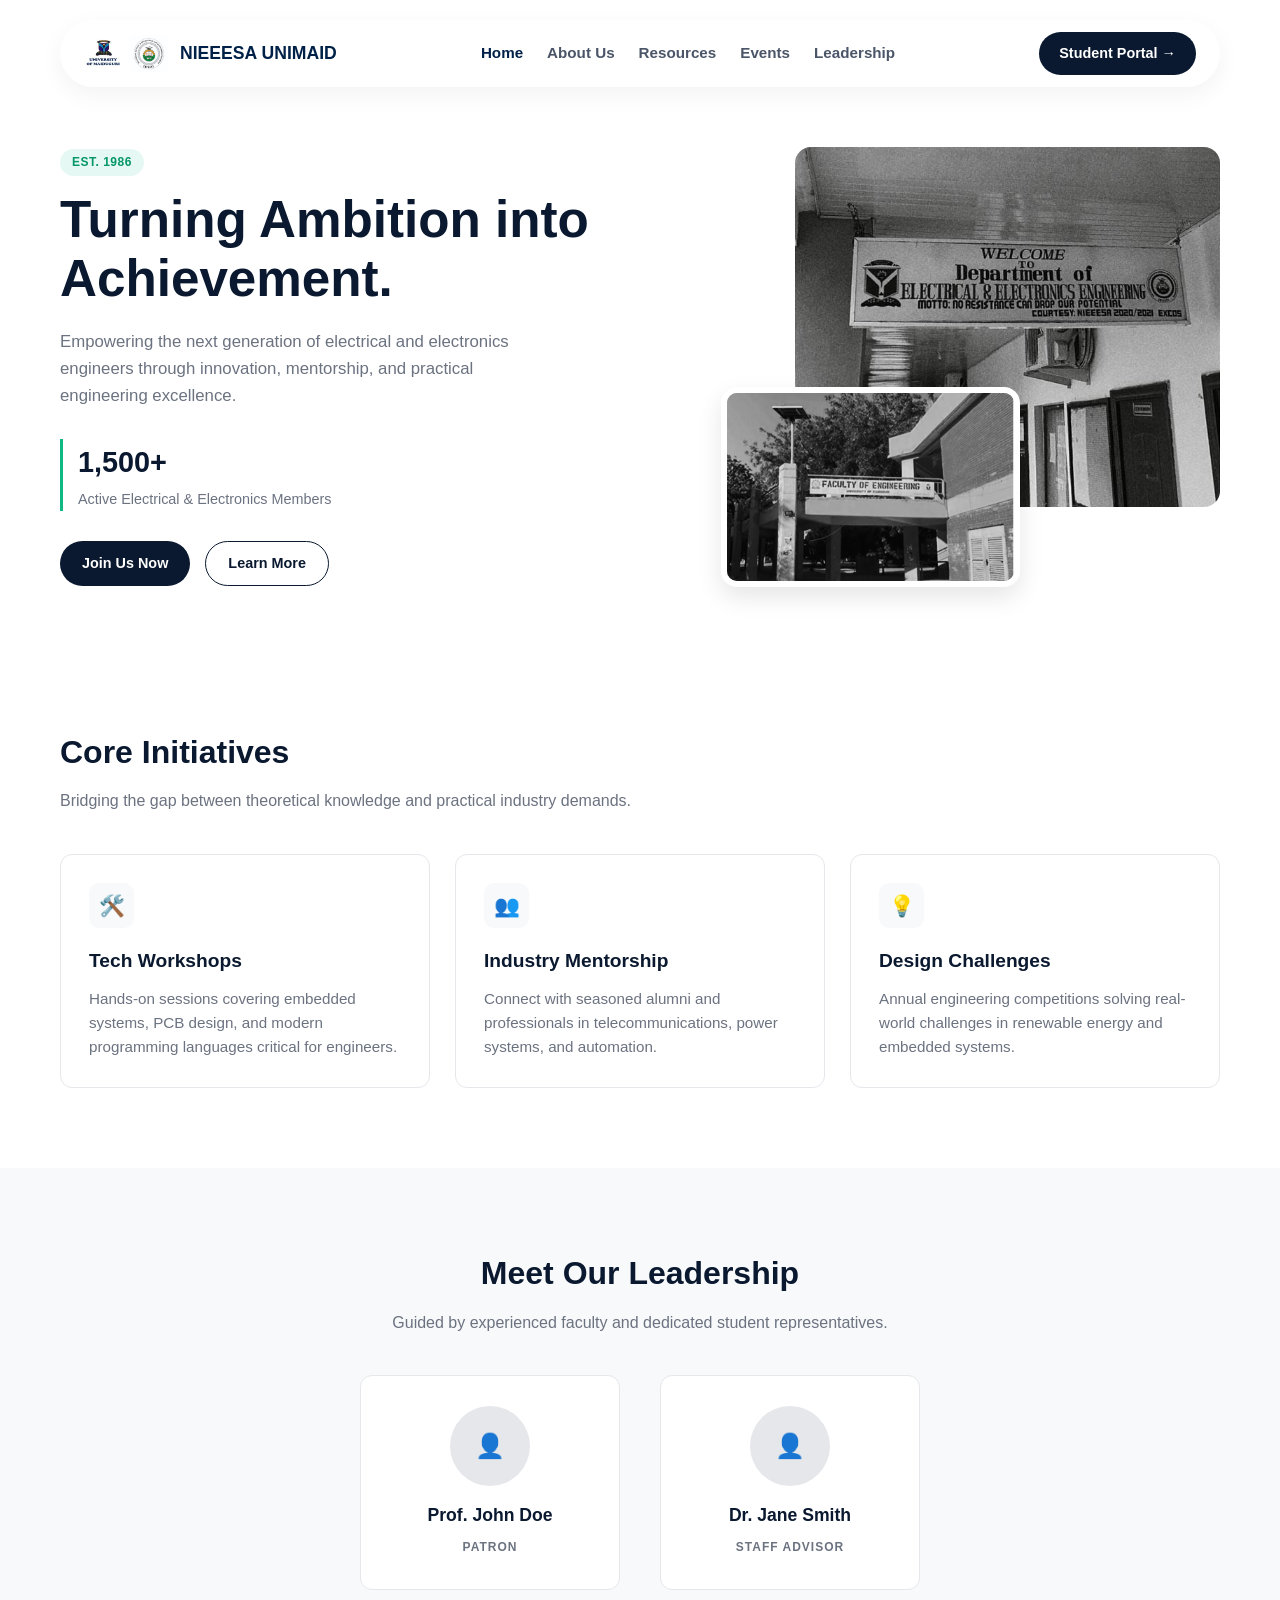
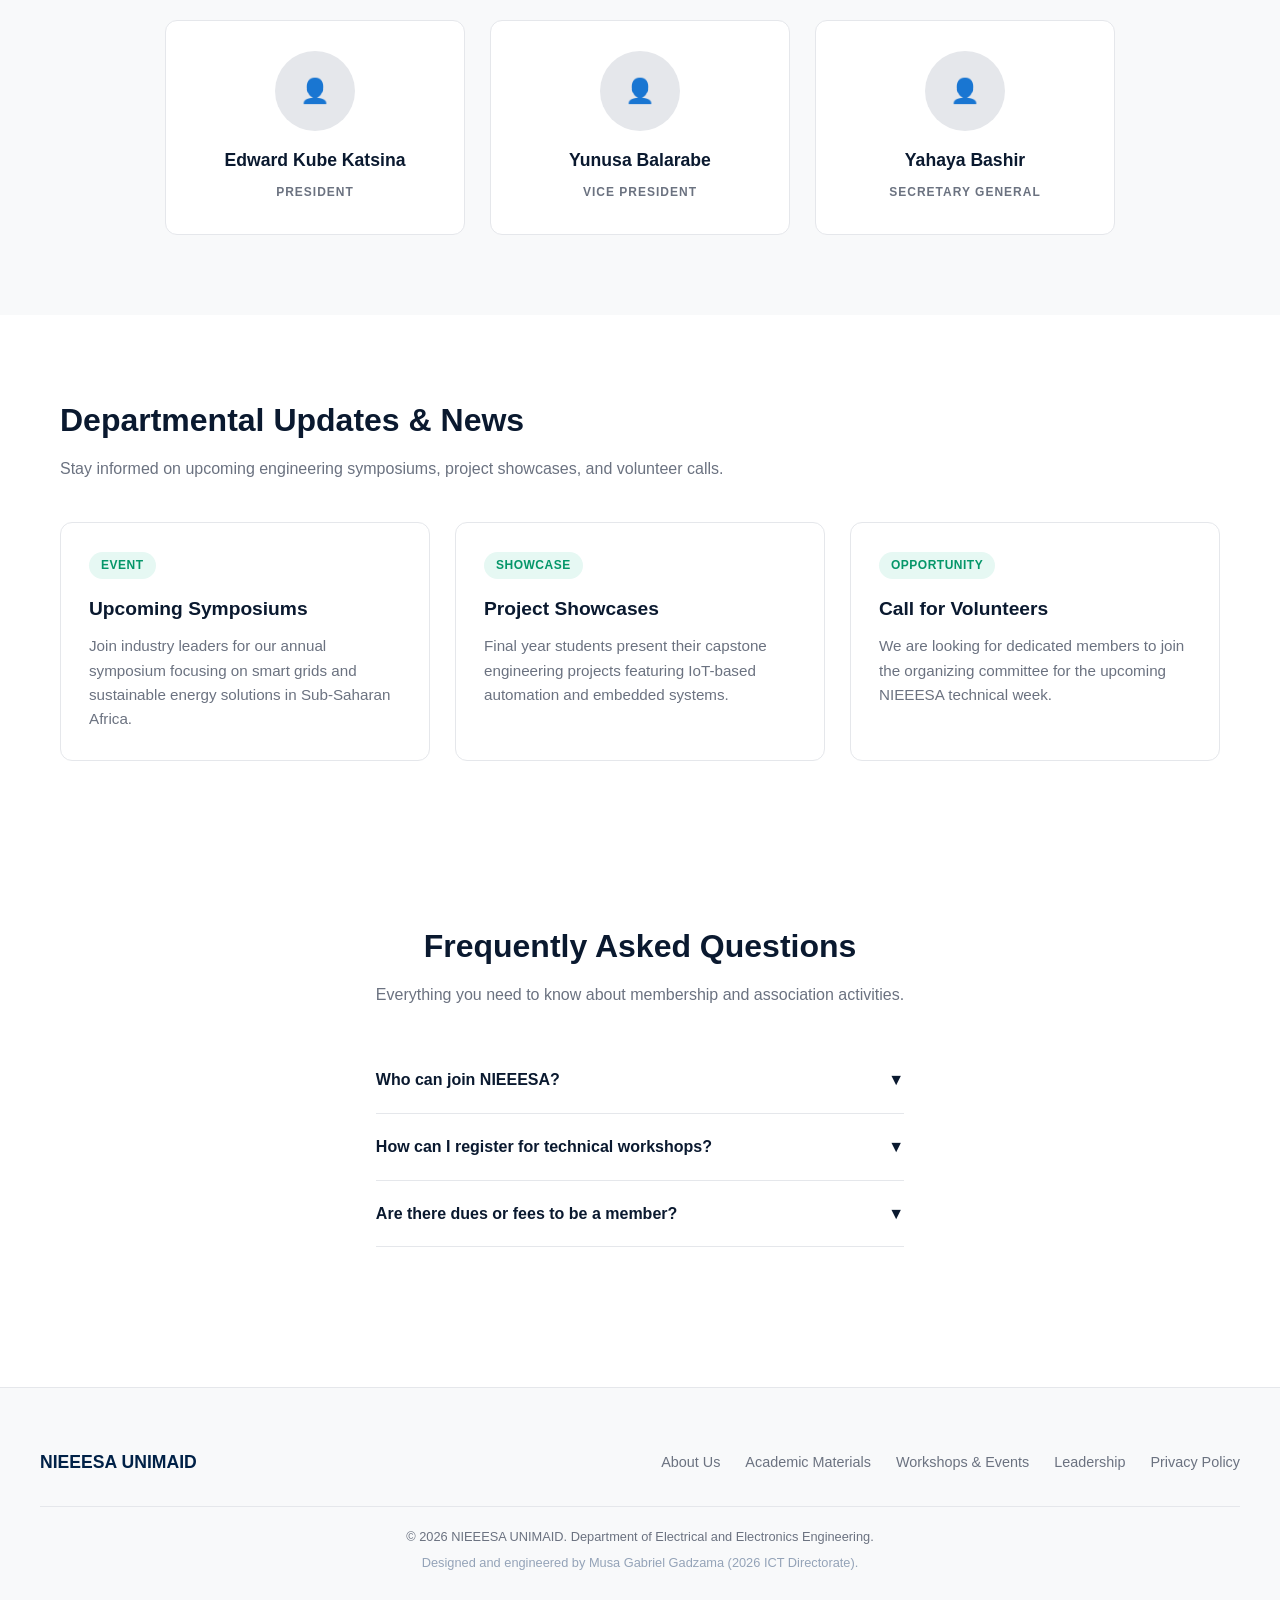
<file: index.html>
<!-- 
====================================================================
  NIEEESA UNIMAID - OFFICIAL STUDENT PORTAL
  System Architecture & Frontend Development by Musa Gabriel Gadzama
  Built for the Department of Electrical and Electronics Engineering
  Session: 2025/2026
==================================================================== 
-->
<!DOCTYPE html>
<html lang="en">
<head>
    <meta charset="UTF-8">
    <meta name="viewport" content="width=device-width, initial-scale=1.0">
    <title>NIEEESA UNIMAID | Electrical and Electronics Engineering</title>
    <link rel="icon" type="image/jpeg" href="images/nieesa_logo.jpg">
    <link rel="stylesheet" href="style.css">
</head>
<body>

    <!-- Navigation Bar -->
    <div class="navbar-wrapper">
        <nav class="navbar">
            <a href="index.html" class="nav-brand">
                <div style="display: flex; align-items: center; gap: 8px;">
                    <img src="images/unimaid_logo.jpg" alt="UNIMAID Crest" style="height: 38px; width: 38px; object-fit: contain;">
                    <img src="images/nieesa_logo.jpg" alt="NIEEE Logo" style="height: 38px; width: 38px; object-fit: contain;">
                </div>
                <span>NIEEESA UNIMAID</span>
            </a>
            <div class="nav-links">
                <a href="index.html" class="active">Home</a>
                <a href="about.html">About Us</a>
                <a href="resources.html">Resources</a>
                <a href="events.html">Events</a>
                <a href="leadership.html">Leadership</a>
                <a href="login.html" class="mobile-portal-link">Student Portal →</a>
            </div>
            <a href="login.html" class="btn-primary desktop-portal-btn">Student Portal →</a>
            <div class="hamburger">☰</div>
        </nav>
    </div>

    <!-- Hero Section -->
    <section class="hero">
        <div class="hero-text">
            <span class="badge-tag">EST. 1986</span>
            <h1>Turning Ambition into Achievement.</h1>
            <p>Empowering the next generation of electrical and electronics engineers through innovation, mentorship, and practical engineering excellence.</p>
            
            <div class="member-count">
                <h3>1,500+</h3>
                <span>Active Electrical & Electronics Members</span>
            </div>

            <div class="hero-buttons">
                <a href="#" class="btn-primary">Join Us Now</a>
                <a href="about.html" class="btn-outline">Learn More</a>
            </div>
        </div>

        <div class="hero-visual">
            <div class="hero-img-main">
                <img src="images/dept_building.jpg" alt="Department of Electrical & Electronics Engineering">
            </div>
            <div class="hero-img-sub">
                <img src="images/faculty_engineering.jpg" alt="Faculty of Engineering UNIMAID">
            </div>
        </div>
    </section>

    <!-- Core Initiatives -->
    <section class="section">
        <h2 class="section-title">Core Initiatives</h2>
        <p class="section-subtitle">Bridging the gap between theoretical knowledge and practical industry demands.</p>
        
        <div class="grid-3">
            <div class="card">
                <div class="card-icon">🛠️</div>
                <h4>Tech Workshops</h4>
                <p>Hands-on sessions covering embedded systems, PCB design, and modern programming languages critical for engineers.</p>
            </div>
            <div class="card">
                <div class="card-icon">👥</div>
                <h4>Industry Mentorship</h4>
                <p>Connect with seasoned alumni and professionals in telecommunications, power systems, and automation.</p>
            </div>
            <div class="card">
                <div class="card-icon">💡</div>
                <h4>Design Challenges</h4>
                <p>Annual engineering competitions solving real-world challenges in renewable energy and embedded systems.</p>
            </div>
        </div>
    </section>

    <!-- Leadership Section -->
    <div class="section-bg">
        <section class="section" style="text-align: center;">
            <h2 class="section-title">Meet Our Leadership</h2>
            <p class="section-subtitle">Guided by experienced faculty and dedicated student representatives.</p>

            <div class="leadership-grid-top">
                <div class="leader-card" style="min-width: 260px;">
                    <div class="leader-avatar">👤</div>
                    <h4>Prof. John Doe</h4>
                    <span>PATRON</span>
                </div>
                <div class="leader-card" style="min-width: 260px;">
                    <div class="leader-avatar">👤</div>
                    <h4>Dr. Jane Smith</h4>
                    <span>STAFF ADVISOR</span>
                </div>
            </div>

            <div class="leadership-grid-bottom">
                <div class="leader-card">
                    <div class="leader-avatar">👤</div>
                    <h4>Edward Kube Katsina</h4>
                    <span>PRESIDENT</span>
                </div>
                <div class="leader-card">
                    <div class="leader-avatar">👤</div>
                    <h4>Yunusa Balarabe</h4>
                    <span>VICE PRESIDENT</span>
                </div>
                <div class="leader-card">
                    <div class="leader-avatar">👤</div>
                    <h4>Yahaya Bashir</h4>
                    <span>SECRETARY GENERAL</span>
                </div>
            </div>
        </section>
    </div>

    <!-- Departmental Updates & News -->
    <section class="section">
        <h2 class="section-title">Departmental Updates & News</h2>
        <p class="section-subtitle">Stay informed on upcoming engineering symposiums, project showcases, and volunteer calls.</p>

        <div class="grid-3">
            <div class="card">
                <span class="badge-tag">EVENT</span>
                <h4>Upcoming Symposiums</h4>
                <p>Join industry leaders for our annual symposium focusing on smart grids and sustainable energy solutions in Sub-Saharan Africa.</p>
            </div>
            <div class="card">
                <span class="badge-tag">SHOWCASE</span>
                <h4>Project Showcases</h4>
                <p>Final year students present their capstone engineering projects featuring IoT-based automation and embedded systems.</p>
            </div>
            <div class="card">
                <span class="badge-tag">OPPORTUNITY</span>
                <h4>Call for Volunteers</h4>
                <p>We are looking for dedicated members to join the organizing committee for the upcoming NIEEESA technical week.</p>
            </div>
        </div>
    </section>

    <!-- Frequently Asked Questions -->
    <section class="section">
        <h2 class="section-title" style="text-align: center;">Frequently Asked Questions</h2>
        <p class="section-subtitle" style="text-align: center;">Everything you need to know about membership and association activities.</p>

        <div class="faq-container">
            <div class="faq-item" onclick="toggleFaq(this)">
                <div class="faq-question">
                    <span>Who can join NIEEESA?</span>
                    <span>▼</span>
                </div>
                <div class="faq-answer">All registered undergraduate students of the Department of Electrical and Electronics Engineering at the University of Maiduguri are automatic members.</div>
            </div>
            <div class="faq-item" onclick="toggleFaq(this)">
                <div class="faq-question">
                    <span>How can I register for technical workshops?</span>
                    <span>▼</span>
                </div>
                <div class="faq-answer">Workshop registrations are announced via our official telegram and WhatsApp broadcast channels. You can also register through the Student Portal link above.</div>
            </div>
            <div class="faq-item" onclick="toggleFaq(this)">
                <div class="faq-question">
                    <span>Are there dues or fees to be a member?</span>
                    <span>▼</span>
                </div>
                <div class="faq-answer">Annual departmental association dues are paid at the beginning of each academic session through the executive financial secretary or designated portal.</div>
            </div>
        </div>
    </section>

    <!-- Footer -->
    <footer class="footer">
        <div class="footer-content">
            <div class="nav-brand">
                NIEEESA UNIMAID
            </div>
            <div class="footer-links">
                <a href="about.html">About Us</a>
                <a href="resources.html">Academic Materials</a>
                <a href="events.html">Workshops & Events</a>
                <a href="leadership.html">Leadership</a>
                <a href="#">Privacy Policy</a>
            </div>
        </div>
        <div class="footer-bottom">
            &copy; 2026 NIEEESA UNIMAID. Department of Electrical and Electronics Engineering.<br>
            <span style="font-size: 0.8rem; color: #94a3b8; margin-top: 5px; display: block;">
            Designed and engineered by Musa Gabriel Gadzama (2026 ICT Directorate).
            </span>
        </div>
    </footer>

    <!-- Simple Script for FAQ Toggle -->
    <script>
        function toggleFaq(element) {
            const answer = element.querySelector('.faq-answer');
            const isVisible = answer.style.display === 'block';
            answer.style.display = isVisible ? 'none' : 'block';
        }
    </script>
<!-- Load JavaScript for Mobile Hamburger Menu -->
    <script src="script.js"></script>
</body>
</html>
</file>
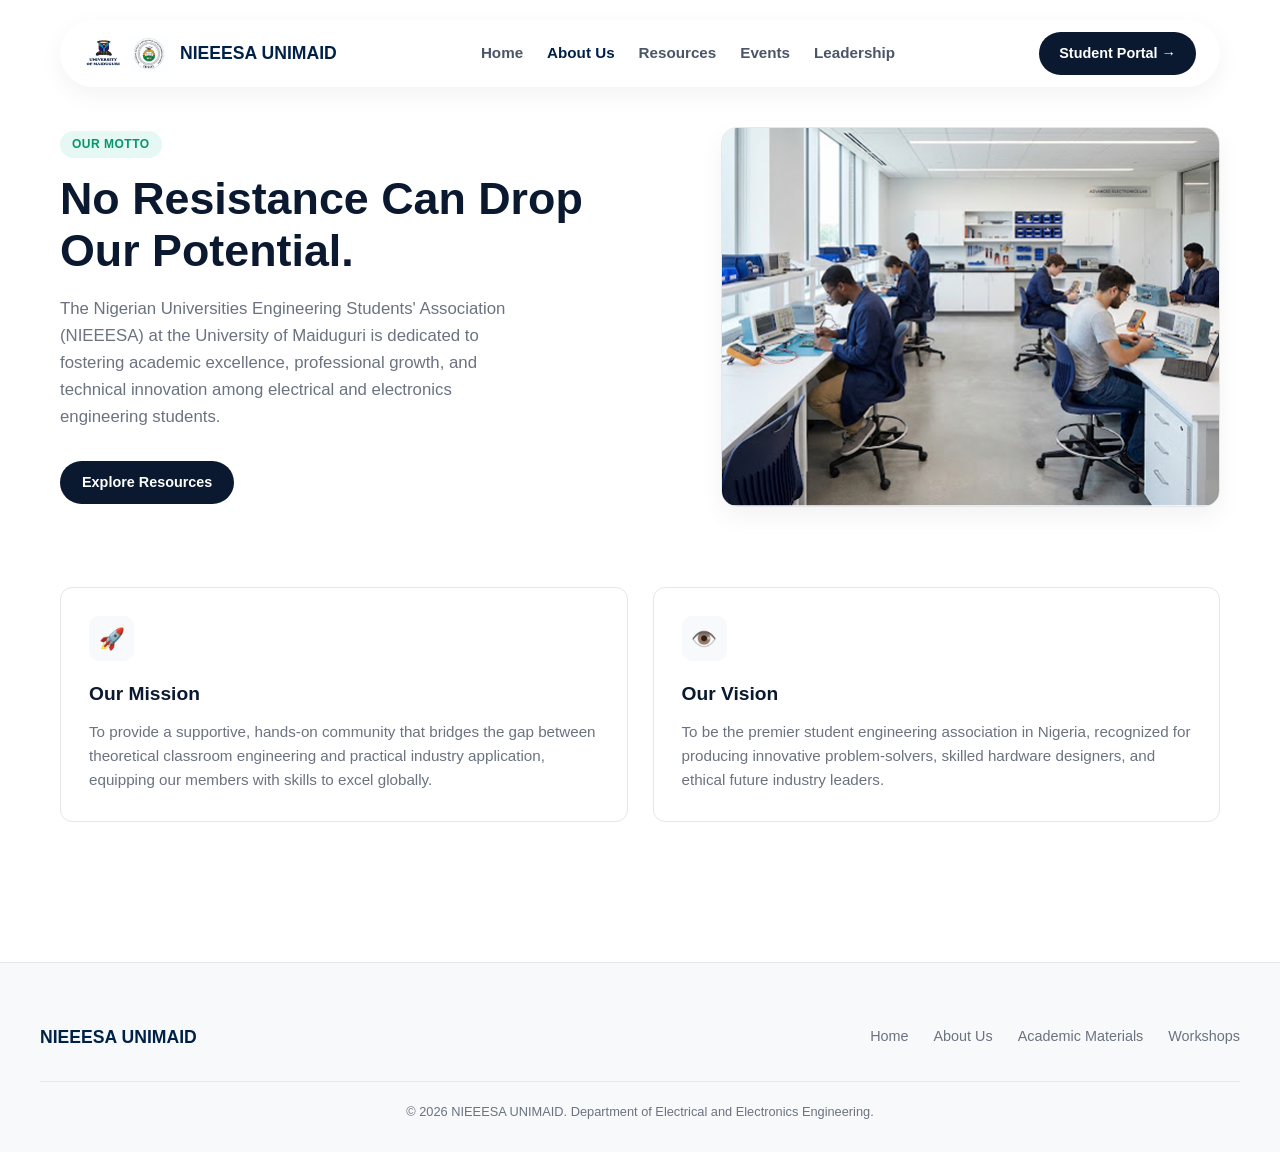
<file: about.html>
<!DOCTYPE html>
<html lang="en">
<head>
    <meta charset="UTF-8">
    <meta name="viewport" content="width=device-width, initial-scale=1.0">
    <title>About Us | NIEEESA UNIMAID</title>
    <link rel="icon" type="image/jpeg" href="images/nieesa_logo.jpg">
    <link rel="stylesheet" href="style.css">
</head>
<body>

    <!-- Navigation Bar -->
    <div class="navbar-wrapper">
        <nav class="navbar">
            <a href="index.html" class="nav-brand">
                <div style="display: flex; align-items: center; gap: 8px;">
                    <img src="images/unimaid_logo.jpg" alt="UNIMAID Crest" style="height: 38px; width: 38px; object-fit: contain;">
                    <img src="images/nieesa_logo.jpg" alt="NIEEE Logo" style="height: 38px; width: 38px; object-fit: contain;">
                </div>
                <span>NIEEESA UNIMAID</span>
            </a>
            <div class="nav-links">
                <a href="index.html">Home</a>
                <a href="about.html" class="active">About Us</a>
                <a href="resources.html">Resources</a>
                <a href="events.html">Events</a>
                <a href="leadership.html">Leadership</a>
                <a href="login.html" class="mobile-portal-link">Student Portal →</a>
            </div>
            <a href="login.html" class="btn-primary desktop-portal-btn">Student Portal →</a>
            <div class="hamburger">☰</div>
        </nav>
    </div>

    <!-- About Hero -->
    <section class="hero" style="margin-top: 40px;">
        <div class="hero-text">
            <span class="badge-tag">OUR MOTTO</span>
            <h1 style="font-size: 2.8rem;">No Resistance Can Drop Our Potential.</h1>
            <p>The Nigerian Universities Engineering Students' Association (NIEEESA) at the University of Maiduguri is dedicated to fostering academic excellence, professional growth, and technical innovation among electrical and electronics engineering students.</p>
            <div class="hero-buttons">
                <a href="resources.html" class="btn-primary">Explore Resources</a>
            </div>
        </div>

        <div style="height: 380px; border-radius: 16px; overflow: hidden; border: 1px solid var(--border-color); box-shadow: 0 10px 25px rgba(0,0,0,0.05);">
            <img src="images/about_lab.png" alt="UNIMAID Electronics Lab" style="width: 100%; height: 100%; object-fit: cover;">
        </div>
    </section>

    <!-- Mission & Vision Cards -->
    <section class="section" style="padding-top: 20px;">
        <div class="grid-2">
            <div class="card">
                <div class="card-icon">🚀</div>
                <h4>Our Mission</h4>
                <p>To provide a supportive, hands-on community that bridges the gap between theoretical classroom engineering and practical industry application, equipping our members with skills to excel globally.</p>
            </div>
            <div class="card">
                <div class="card-icon">👁️</div>
                <h4>Our Vision</h4>
                <p>To be the premier student engineering association in Nigeria, recognized for producing innovative problem-solvers, skilled hardware designers, and ethical future industry leaders.</p>
            </div>
        </div>
    </section>

    <!-- Footer -->
    <footer class="footer">
        <div class="footer-content">
            <div class="nav-brand">NIEEESA UNIMAID</div>
            <div class="footer-links">
                <a href="index.html">Home</a>
                <a href="about.html">About Us</a>
                <a href="resources.html">Academic Materials</a>
                <a href="events.html">Workshops</a>
            </div>
        </div>
        <div class="footer-bottom">&copy; 2026 NIEEESA UNIMAID. Department of Electrical and Electronics Engineering.</div>
    </footer>
<!-- Load JavaScript for Mobile Hamburger Menu -->
    <script src="script.js"></script>
</body>
</html>
</file>
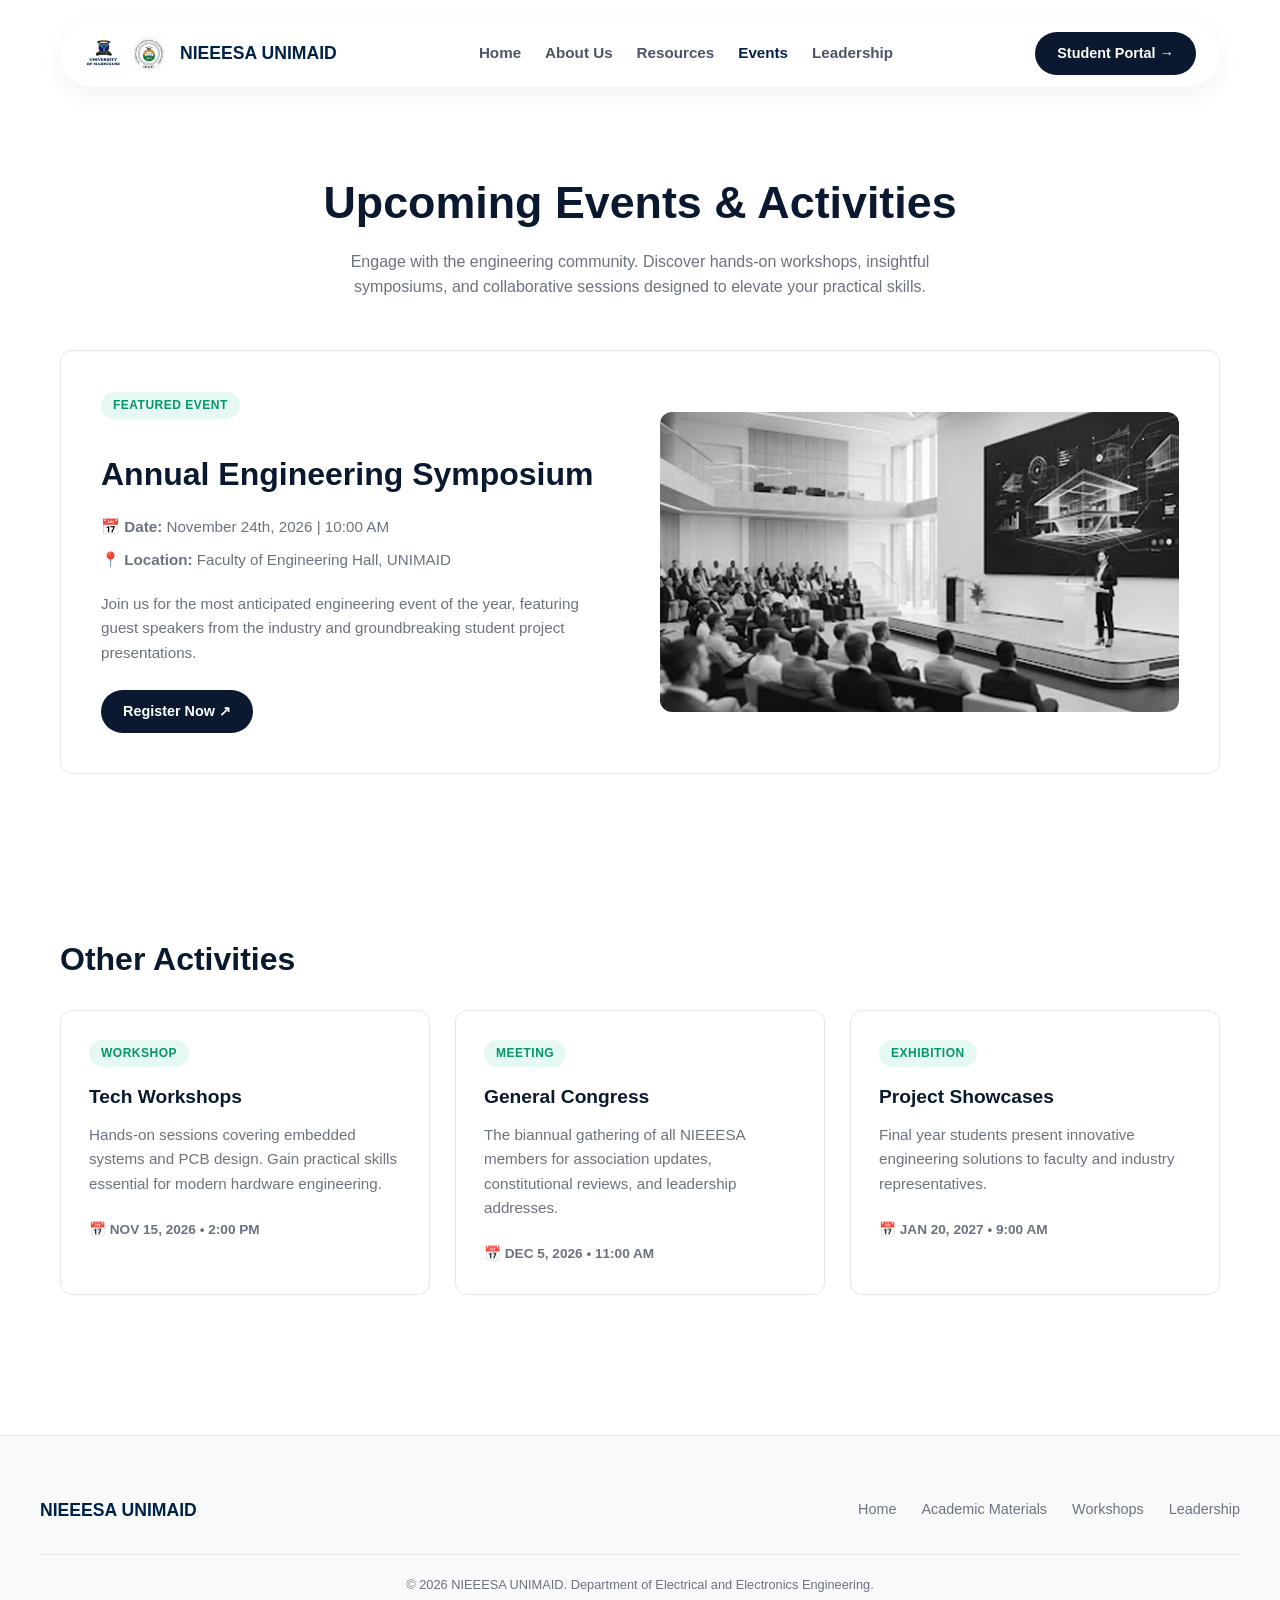
<file: events.html>
<!DOCTYPE html>
<html lang="en">
<head>
    <meta charset="UTF-8">
    <meta name="viewport" content="width=device-width, initial-scale=1.0">
    <title>Upcoming Events | NIEEESA UNIMAID</title>
    <link rel="icon" type="image/jpeg" href="images/nieesa_logo.jpg">
    <link rel="stylesheet" href="style.css">
</head>
<body>

    <!-- Navigation Bar -->
    <div class="navbar-wrapper">
        <nav class="navbar">
            <a href="index.html" class="nav-brand">
                <div style="display: flex; align-items: center; gap: 8px;">
                    <img src="images/unimaid_logo.jpg" alt="UNIMAID Crest" style="height: 38px; width: 38px; object-fit: contain;">
                    <img src="images/nieesa_logo.jpg" alt="NIEEE Logo" style="height: 38px; width: 38px; object-fit: contain;">
                </div>
                <span>NIEEESA UNIMAID</span>
            </a>
            <div class="nav-links">
                <a href="index.html">Home</a>
                <a href="about.html">About Us</a>
                <a href="resources.html">Resources</a>
                <a href="events.html" class="active">Events</a>
                <a href="leadership.html">Leadership</a>
                <a href="login.html" class="mobile-portal-link">Student Portal →</a>
            </div>
            <a href="login.html" class="btn-primary desktop-portal-btns">Student Portal →</a>
            <div class="hamburger">☰</div>
        </nav>
    </div>

    <!-- Header -->
    <section class="section" style="text-align: center; padding-bottom: 30px;">
        <h1 style="font-size: 2.8rem; color: var(--navy); font-weight: 800;">Upcoming Events & Activities</h1>
        <p class="section-subtitle" style="max-width: 650px; margin: 10px auto;">Engage with the engineering community. Discover hands-on workshops, insightful symposiums, and collaborative sessions designed to elevate your practical skills.</p>
    </section>

    <!-- Featured Event Card -->
    <section class="section" style="padding-top: 10px;">
        <div class="card featured-event-card">
            <div>
                <span class="badge-tag">FEATURED EVENT</span>
                <h2 style="font-size: 2rem; color: var(--navy); margin: 15px 0;">Annual Engineering Symposium</h2>
                <p style="margin-bottom: 8px;"><strong>📅 Date:</strong> November 24th, 2026 | 10:00 AM</p>
                <p style="margin-bottom: 20px;"><strong>📍 Location:</strong> Faculty of Engineering Hall, UNIMAID</p>
                <p style="margin-bottom: 25px;">Join us for the most anticipated engineering event of the year, featuring guest speakers from the industry and groundbreaking student project presentations.</p>
                <a href="#" class="btn-primary">Register Now ↗</a>
            </div>
            <div class="featured-event-img">
                <img src="images/symposium_hall.jpg" alt="Engineering Symposium">
            </div>
        </div>
    </section>

    <!-- Other Activities Grid -->
    <section class="section">
        <h2 class="section-title">Other Activities</h2>
        <div class="grid-3" style="margin-top: 25px;">
            <div class="card">
                <span class="badge-tag">WORKSHOP</span>
                <h4>Tech Workshops</h4>
                <p style="margin-bottom: 20px;">Hands-on sessions covering embedded systems and PCB design. Gain practical skills essential for modern hardware engineering.</p>
                <span style="font-size: 0.85rem; color: var(--text-muted); font-weight: 600;">📅 NOV 15, 2026 • 2:00 PM</span>
            </div>
            <div class="card">
                <span class="badge-tag">MEETING</span>
                <h4>General Congress</h4>
                <p style="margin-bottom: 20px;">The biannual gathering of all NIEEESA members for association updates, constitutional reviews, and leadership addresses.</p>
                <span style="font-size: 0.85rem; color: var(--text-muted); font-weight: 600;">📅 DEC 5, 2026 • 11:00 AM</span>
            </div>
            <div class="card">
                <span class="badge-tag">EXHIBITION</span>
                <h4>Project Showcases</h4>
                <p style="margin-bottom: 20px;">Final year students present innovative engineering solutions to faculty and industry representatives.</p>
                <span style="font-size: 0.85rem; color: var(--text-muted); font-weight: 600;">📅 JAN 20, 2027 • 9:00 AM</span>
            </div>
        </div>
    </section>

    <!-- Footer -->
    <footer class="footer">
        <div class="footer-content">
            <div class="nav-brand">NIEEESA UNIMAID</div>
            <div class="footer-links">
                <a href="index.html">Home</a>
                <a href="resources.html">Academic Materials</a>
                <a href="events.html">Workshops</a>
                <a href="leadership.html">Leadership</a>
            </div>
        </div>
        <div class="footer-bottom">&copy; 2026 NIEEESA UNIMAID. Department of Electrical and Electronics Engineering.</div>
    </footer>
<!-- Load JavaScript for Mobile Hamburger Menu -->
    <script src="script.js"></script>
</body>
</html>
</file>
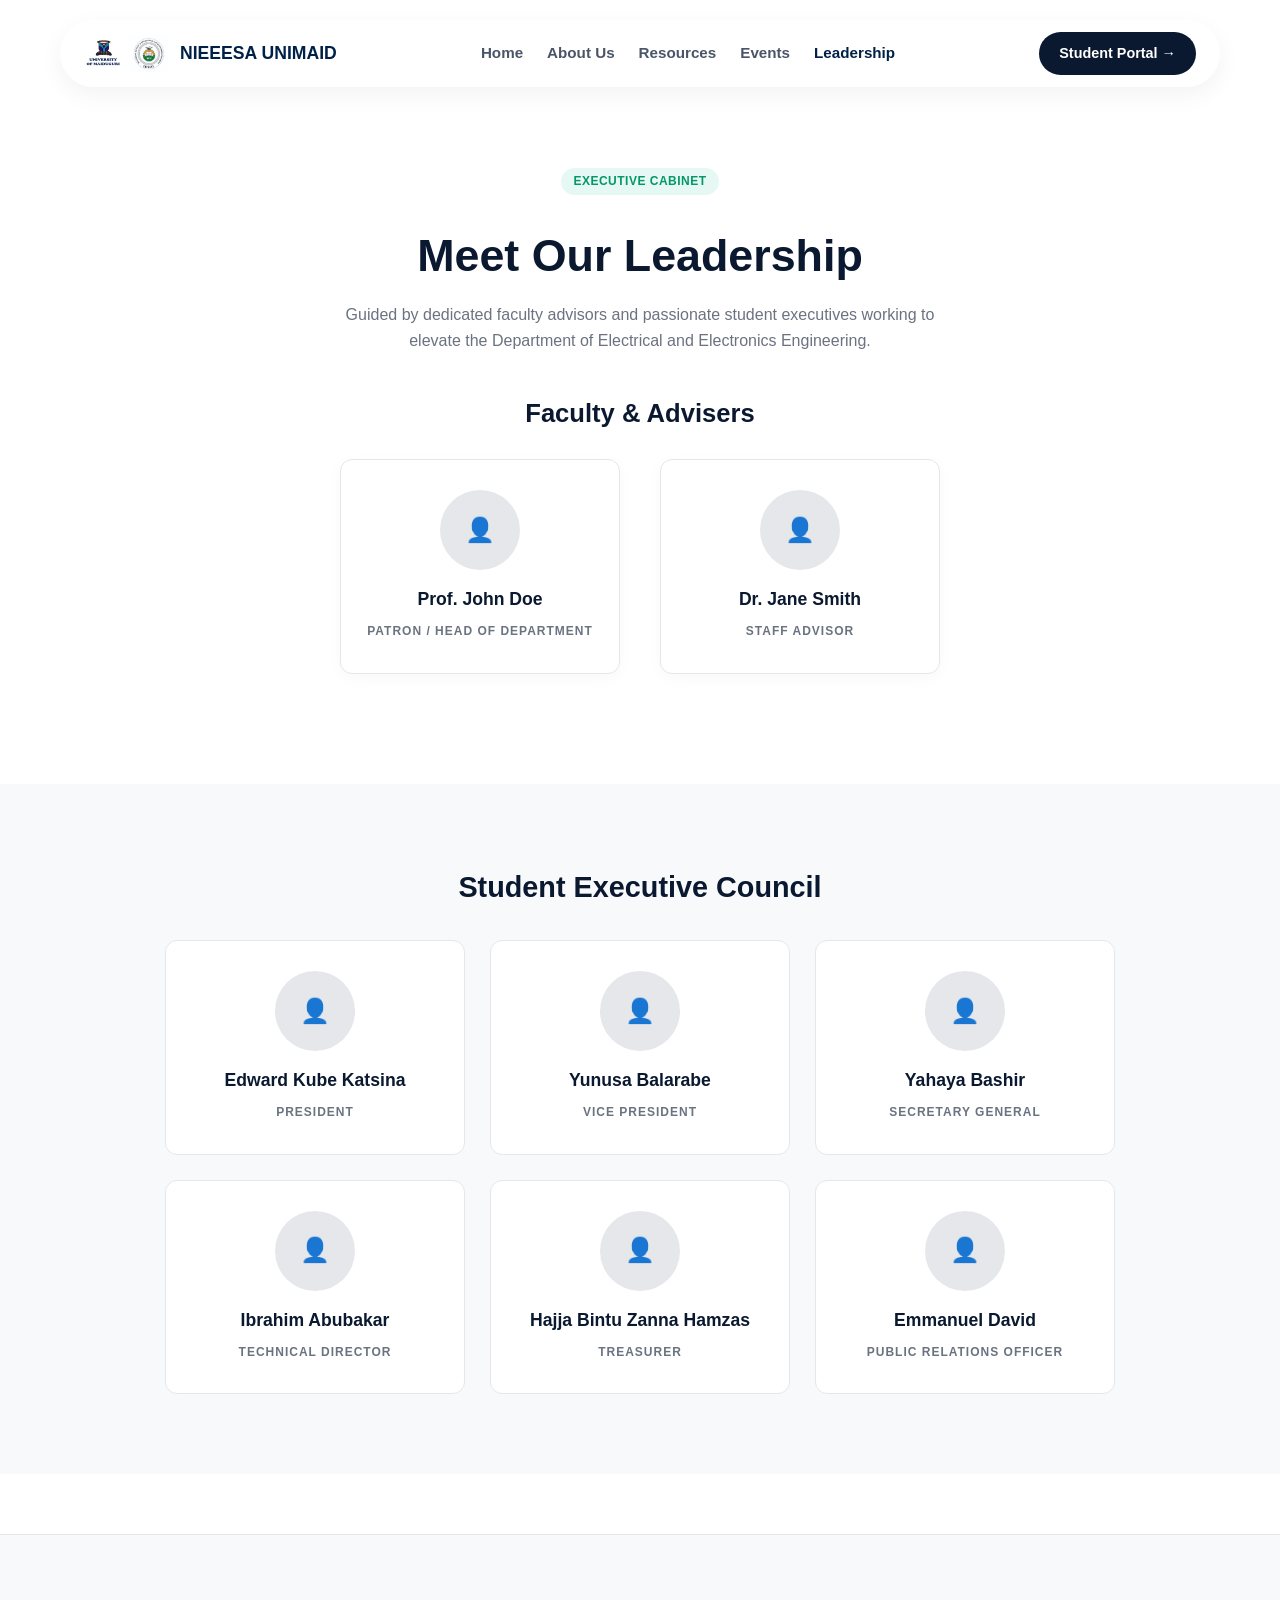
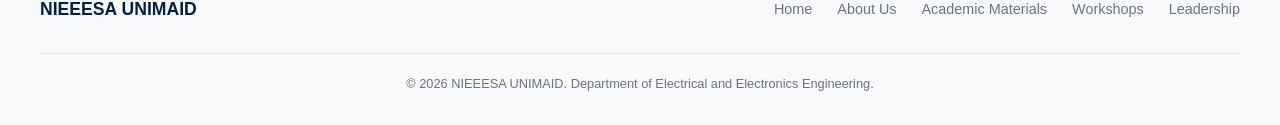
<file: leadership.html>
<!DOCTYPE html>
<html lang="en">
<head>
    <meta charset="UTF-8">
    <meta name="viewport" content="width=device-width, initial-scale=1.0">
    <title>Meet Our Leadership | NIEEESA UNIMAID</title>
    <link rel="icon" type="image/jpeg" href="images/nieesa_logo.jpg">
    <link rel="stylesheet" href="style.css">
</head>
<body>

    <!-- Navigation Bar -->
    <div class="navbar-wrapper">
        <nav class="navbar">
            <a href="index.html" class="nav-brand">
                <div style="display: flex; align-items: center; gap: 8px;">
                    <img src="images/unimaid_logo.jpg" alt="UNIMAID Crest" style="height: 38px; width: 38px; object-fit: contain;">
                    <img src="images/nieesa_logo.jpg" alt="NIEEE Logo" style="height: 38px; width: 38px; object-fit: contain;">
                </div>
                <span>NIEEESA UNIMAID</span>
            </a>
            <div class="nav-links">
                <a href="index.html">Home</a>
                <a href="about.html">About Us</a>
                <a href="resources.html">Resources</a>
                <a href="events.html">Events</a>
                <a href="leadership.html" class="active">Leadership</a>
                <a href="login.html" class="mobile-portal-link">Student Portal →</a>
            </div>
            <a href="login.html" class="btn-primary desktop-portal-btn">Student Portal →</a>
            <div class="hamburger">☰</div>
        </nav>
    </div>

    <!-- Page Header -->
    <section class="section" style="text-align: center; padding-bottom: 20px;">
        <span class="badge-tag">EXECUTIVE CABINET</span>
        <h1 style="font-size: 2.8rem; color: var(--navy); font-weight: 800; margin-top: 10px;">Meet Our Leadership</h1>
        <p class="section-subtitle" style="max-width: 600px; margin: 10px auto;">Guided by dedicated faculty advisors and passionate student executives working to elevate the Department of Electrical and Electronics Engineering.</p>
    </section>

    <!-- Faculty Leadership -->
    <section class="section" style="padding-top: 10px; text-align: center;">
        <h2 class="section-title" style="font-size: 1.6rem; margin-bottom: 25px;">Faculty & Advisers</h2>
        <div class="leadership-grid-top">
            <div class="leader-card" style="min-width: 280px; box-shadow: 0 4px 15px rgba(0,0,0,0.03);">
                <div class="leader-avatar">👤</div>
                <h4>Prof. John Doe</h4>
                <span>PATRON / HEAD OF DEPARTMENT</span>
            </div>
            <div class="leader-card" style="min-width: 280px; box-shadow: 0 4px 15px rgba(0,0,0,0.03);">
                <div class="leader-avatar">👤</div>
                <h4>Dr. Jane Smith</h4>
                <span>STAFF ADVISOR</span>
            </div>
        </div>
    </section>

    <!-- Student Executive Council -->
    <div class="section-bg">
        <section class="section" style="text-align: center;">
            <h2 class="section-title" style="font-size: 1.8rem; margin-bottom: 30px;">Student Executive Council</h2>
            
            <div class="leadership-grid-bottom" style="margin-bottom: 25px;">
                <div class="leader-card">
                    <div class="leader-avatar">👤</div>
                    <h4>Edward Kube Katsina</h4>
                    <span>PRESIDENT</span>
                </div>
                <div class="leader-card">
                    <div class="leader-avatar">👤</div>
                    <h4>Yunusa Balarabe</h4>
                    <span>VICE PRESIDENT</span>
                </div>
                <div class="leader-card">
                    <div class="leader-avatar">👤</div>
                    <h4>Yahaya Bashir</h4>
                    <span>SECRETARY GENERAL</span>
                </div>
            </div>

            <div class="leadership-grid-bottom">
                <div class="leader-card">
                    <div class="leader-avatar">👤</div>
                    <h4>Ibrahim Abubakar</h4>
                    <span>TECHNICAL DIRECTOR</span>
                </div>
                <div class="leader-card">
                    <div class="leader-avatar">👤</div>
                    <h4>Hajja Bintu Zanna Hamzas</h4>
                    <span>TREASURER</span>
                </div>
                <div class="leader-card">
                    <div class="leader-avatar">👤</div>
                    <h4>Emmanuel David</h4>
                    <span>PUBLIC RELATIONS OFFICER</span>
                </div>
            </div>
        </section>
    </div>

    <!-- Footer -->
    <footer class="footer">
        <div class="footer-content">
            <div class="nav-brand">NIEEESA UNIMAID</div>
            <div class="footer-links">
                <a href="index.html">Home</a>
                <a href="about.html">About Us</a>
                <a href="resources.html">Academic Materials</a>
                <a href="events.html">Workshops</a>
                <a href="leadership.html">Leadership</a>
            </div>
        </div>
        <div class="footer-bottom">&copy; 2026 NIEEESA UNIMAID. Department of Electrical and Electronics Engineering.</div>
    </footer>
<!-- Load JavaScript for Mobile Hamburger Menu -->
    <script src="script.js"></script>
</body>
</html>
</file>
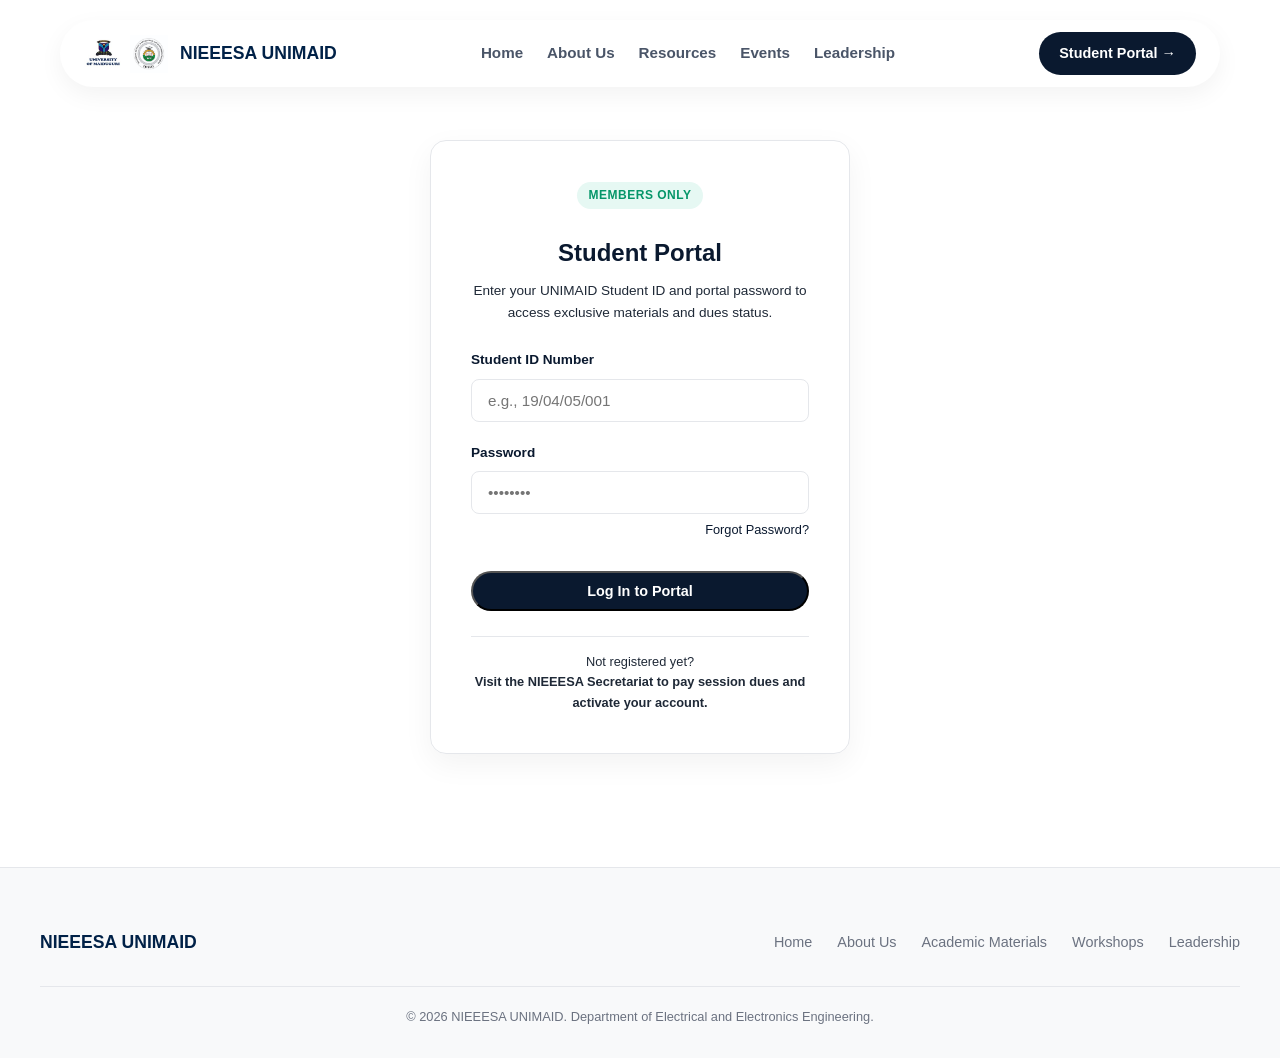
<file: login.html>
<!DOCTYPE html>
<html lang="en">
<head>
    <meta charset="UTF-8">
    <meta name="viewport" content="width=device-width, initial-scale=1.0">
    <title>Student Portal Login | NIEEESA UNIMAID</title>
    <link rel="icon" type="image/jpeg" href="images/nieesa_logo.jpg">
    <link rel="stylesheet" href="style.css">
    <style>
        .login-container {
            min-height: 80vh;
            display: flex;
            align-items: center;
            justify-content: center;
            padding: 40px 20px;
        }
        .login-card {
            background: var(--white);
            border: 1px solid var(--border-color);
            border-radius: 16px;
            padding: 40px;
            width: 100%;
            max-width: 420px;
            box-shadow: 0 10px 30px rgba(0, 0, 0, 0.05);
            text-align: center;
        }
        .form-group {
            text-align: left;
            margin-bottom: 20px;
        }
        .form-group label {
            display: block;
            font-size: 0.85rem;
            font-weight: 600;
            color: var(--navy);
            margin-bottom: 8px;
        }
        .form-group input {
            width: 100%;
            padding: 12px 16px;
            border: 1px solid var(--border-color);
            border-radius: 8px;
            font-size: 0.95rem;
            box-sizing: border-box;
        }
        .form-group input:focus {
            outline: none;
            border-color: var(--navy);
        }
        .forgot-link {
            display: block;
            text-align: right;
            font-size: 0.8rem;
            color: var(--navy);
            text-decoration: none;
            margin-top: 6px;
        }
        .forgot-link:hover {
            text-decoration: underline;
        }
    </style>
</head>
<body>

    <!-- Navigation Bar -->
    <div class="navbar-wrapper">
        <nav class="navbar">
            <a href="index.html" class="nav-brand">
                <div style="display: flex; align-items: center; gap: 8px;">
                    <img src="images/unimaid_logo.jpg" alt="UNIMAID Crest" style="height: 38px; width: 38px; object-fit: contain;">
                    <img src="images/nieesa_logo.jpg" alt="NIEEE Logo" style="height: 38px; width: 38px; object-fit: contain;">
                </div>
                <span>NIEEESA UNIMAID</span>
            </a>
            <div class="nav-links">
                <a href="index.html">Home</a>
                <a href="about.html">About Us</a>
                <a href="resources.html">Resources</a>
                <a href="events.html">Events</a>
                <a href="leadership.html">Leadership</a>
                <a href="login.html" class="mobile-portal-link">Student Portal →</a>
            </div>
            <a href="login.html" class="btn-primary desktop-portal-btn">Student Portal →</a>
            <div class="hamburger">☰</div>
        </nav>
    </div>

    <!-- Login Section -->
    <div class="login-container">
        <div class="login-card">
            <span class="badge-tag">MEMBERS ONLY</span>
            <h2 style="color: var(--navy); margin-top: 10px; margin-bottom: 8px;">Student Portal</h2>
            <p style="font-size: 0.85rem; color: var(--text-light); margin-bottom: 25px;">
                Enter your UNIMAID Student ID and portal password to access exclusive materials and dues status.
            </p>
                <form action="#" method="POST" onsubmit="window.location.href='mockupdashboard.html'; return false;">
                <div class="form-group">
                    <label for="student-id">Student ID Number</label>
                    <input type="text" id="student-id" placeholder="e.g., 19/04/05/001" required>
                </div>

                <div class="form-group">
                    <label for="password">Password</label>
                    <input type="password" id="password" placeholder="••••••••" required>
                    <a href="forgot-password.html" class="forgot-link">Forgot Password?</a>
                </div>

                <button type="submit" class="btn-primary" style="width: 100%; justify-content: center; margin-top: 10px;">
                    Log In to Portal
                </button>
            </form>

            <div style="margin-top: 25px; font-size: 0.8rem; color: var(--text-light); border-top: 1px solid var(--border-color); padding-top: 15px;">
                Not registered yet? <br>
                <strong>Visit the NIEEESA Secretariat to pay session dues and activate your account.</strong>
            </div>
        </div>
    </div>

    <!-- Footer -->
    <footer class="footer">
        <div class="footer-content">
            <div class="nav-brand">NIEEESA UNIMAID</div>
            <div class="footer-links">
                <a href="index.html">Home</a>
                <a href="about.html">About Us</a>
                <a href="resources.html">Academic Materials</a>
                <a href="events.html">Workshops</a>
                <a href="leadership.html">Leadership</a>
            </div>
        </div>
        <div class="footer-bottom">&copy; 2026 NIEEESA UNIMAID. Department of Electrical and Electronics Engineering.</div>
    </footer>
<!-- Load JavaScript for Mobile Hamburger Menu -->
    <script src="script.js"></script>
</body>
</html>
</file>
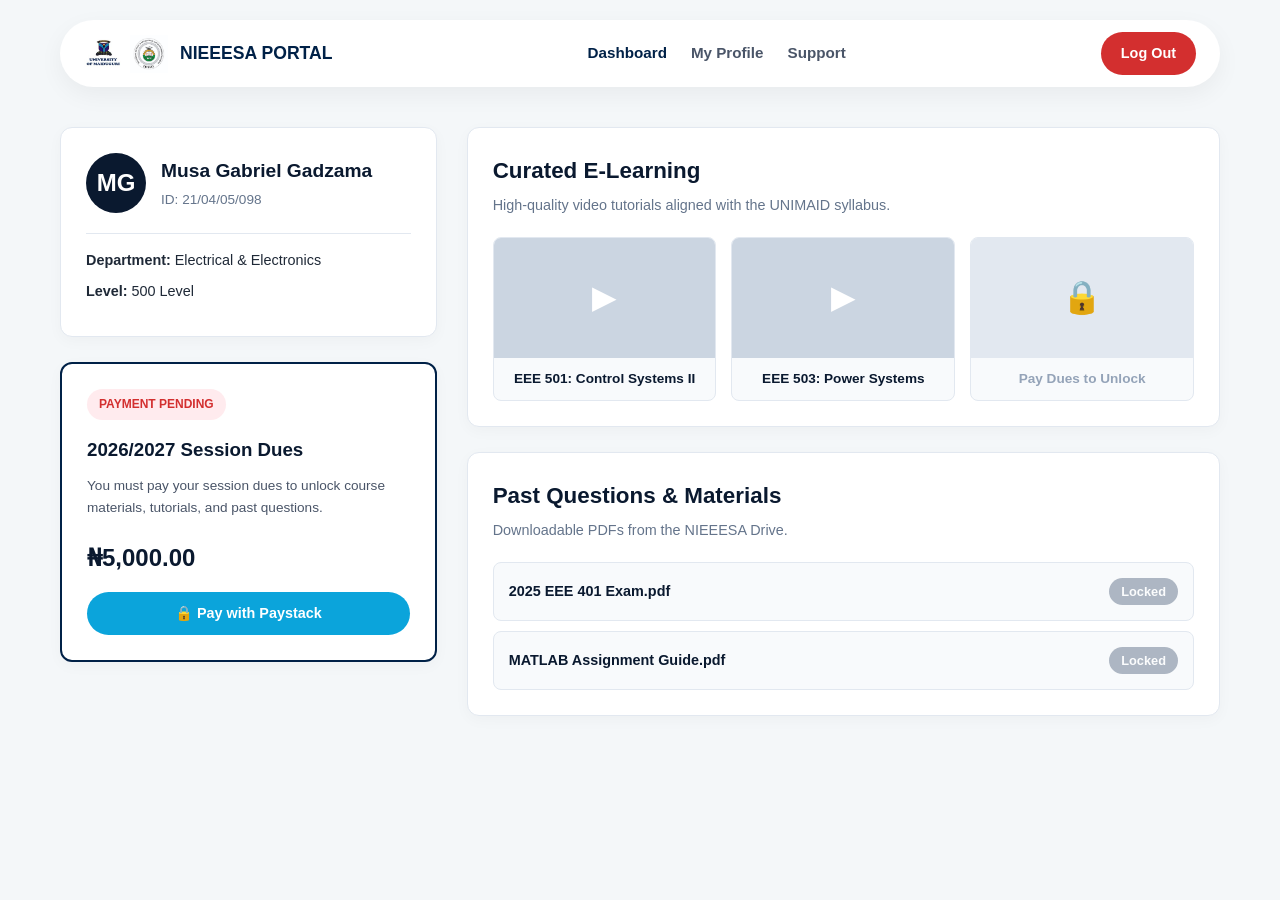
<file: mockupdashboard.html>
<!DOCTYPE html>
<html lang="en">
<head>
    <meta charset="UTF-8">
    <meta name="viewport" content="width=device-width, initial-scale=1.0">
    <title>Student Dashboard | NIEEESA UNIMAID</title>
    <link rel="icon" type="image/jpeg" href="images/nieesa_logo.jpg">
    <link rel="stylesheet" href="style.css">
    <style>
        /* Dashboard Specific Styles */
        body {
            background-color: #f4f7f9;
        }
        .dashboard-container {
            max-width: 1200px;
            margin: 40px auto;
            padding: 0 20px;
            display: grid;
            grid-template-columns: 1fr 2fr;
            gap: 30px;
        }
        .dash-card {
            background: #ffffff;
            border-radius: 12px;
            padding: 25px;
            box-shadow: 0 4px 15px rgba(0, 0, 0, 0.03);
            border: 1px solid #e2e8f0;
            margin-bottom: 25px;
        }
        .status-badge {
            display: inline-block;
            padding: 6px 12px;
            border-radius: 20px;
            font-size: 0.75rem;
            font-weight: 700;
            background: #ffebee;
            color: #d32f2f;
            margin-bottom: 15px;
        }
        .status-badge.paid {
            background: #e8f5e9;
            color: #2e7d32;
        }
        .course-grid {
            display: grid;
            grid-template-columns: repeat(auto-fit, minmax(200px, 1fr));
            gap: 15px;
            margin-top: 15px;
        }
        .video-card {
            background: #f8fafc;
            border-radius: 8px;
            border: 1px solid #e2e8f0;
            overflow: hidden;
            text-align: center;
        }
        .video-thumbnail {
            height: 120px;
            background: #cbd5e1;
            display: flex;
            align-items: center;
            justify-content: center;
            color: #ffffff;
            font-size: 2rem;
        }
        .video-title {
            font-size: 0.85rem;
            font-weight: 600;
            color: var(--navy);
            padding: 10px;
        }
        /* Mobile Layout */
        @media (max-width: 768px) {
            .dashboard-container {
                grid-template-columns: 1fr;
            }
        }
    </style>
</head>
<body>

    <!-- Dashboard Navigation Bar (Logged In State) -->
    <div class="navbar-wrapper">
        <nav class="navbar">
            <a href="index.html" class="nav-brand">
                <div style="display: flex; align-items: center; gap: 8px;">
                    <img src="images/unimaid_logo.jpg" alt="UNIMAID Crest" style="height: 38px; width: 38px; object-fit: contain;">
                    <img src="images/nieesa_logo.jpg" alt="NIEEE Logo" style="height: 38px; width: 38px; object-fit: contain;">
                </div>
                <span>NIEEESA PORTAL</span>
            </a>
            <div class="nav-links">
                <a href="#" class="active">Dashboard</a>
                <a href="#">My Profile</a>
                <a href="#">Support</a>
                <a href="index.html" class="mobile-portal-link" style="background-color: #d32f2f !important;">Log Out</a>
            </div>
            <!-- Logout Button for Desktop -->
            <a href="index.html" class="btn-primary desktop-portal-btn" style="background-color: #d32f2f;">Log Out</a>
            <div class="hamburger">☰</div>
        </nav>
    </div>

    <!-- Dashboard Content -->
    <div class="dashboard-container">
        
        <!-- Left Column: Student Profile & Payment -->
        <div>
            <!-- Profile Card -->
            <div class="dash-card">
                <div style="display: flex; align-items: center; gap: 15px; margin-bottom: 20px;">
                    <div style="height: 60px; width: 60px; border-radius: 50%; background: var(--navy); color: white; display: flex; align-items: center; justify-content: center; font-size: 1.5rem; font-weight: bold;">
                        MG
                    </div>
                    <div>
                        <h3 style="color: var(--navy); margin: 0; font-size: 1.2rem;">Musa Gabriel Gadzama</h3>
                        <p style="margin: 2px 0 0 0; font-size: 0.85rem; color: #64748b;">ID: 21/04/05/098</p>
                    </div>
                </div>
                <hr style="border: none; border-top: 1px solid #e2e8f0; margin: 15px 0;">
                <p style="font-size: 0.9rem; margin-bottom: 8px;"><strong>Department:</strong> Electrical & Electronics</p>
                <p style="font-size: 0.9rem; margin-bottom: 8px;"><strong>Level:</strong> 500 Level</p>
            </div>

            <!-- Dues Payment Card (The Money Maker) -->
            <div class="dash-card" style="border: 2px solid #002147;">
                <span class="status-badge">PAYMENT PENDING</span>
                <h3 style="color: var(--navy); margin-bottom: 10px;">2026/2027 Session Dues</h3>
                <p style="font-size: 0.85rem; color: #4a5568; margin-bottom: 20px;">
                    You must pay your session dues to unlock course materials, tutorials, and past questions.
                </p>
                <div style="font-size: 1.5rem; font-weight: 800; color: var(--navy); margin-bottom: 15px;">
                    ₦5,000.00
                </div>
                <!-- Fake Paystack Button -->
                <a href="#" class="btn-primary" style="width: 100%; justify-content: center; background-color: #0ba4db;" onclick="alert('Demo Mode: In the real version, this will open the Paystack checkout modal.'); return false;">
                    🔒 Pay with Paystack
                </a>
            </div>
        </div>

        <!-- Right Column: Locked Curriculum & Resources -->
        <div>
            <div class="dash-card">
                <h2 style="color: var(--navy); font-size: 1.4rem; margin-bottom: 5px;">Curated E-Learning</h2>
                <p style="font-size: 0.9rem; color: #64748b; margin-bottom: 20px;">High-quality video tutorials aligned with the UNIMAID syllabus.</p>
                
                <!-- Mockup Grid of YouTube Embeds -->
                <div class="course-grid">
                    <div class="video-card">
                        <div class="video-thumbnail">▶</div>
                        <div class="video-title">EEE 501: Control Systems II</div>
                    </div>
                    <div class="video-card">
                        <div class="video-thumbnail">▶</div>
                        <div class="video-title">EEE 503: Power Systems</div>
                    </div>
                    <div class="video-card">
                        <div class="video-thumbnail" style="background: #e2e8f0; color: #94a3b8;">🔒</div>
                        <div class="video-title" style="color: #94a3b8;">Pay Dues to Unlock</div>
                    </div>
                </div>
            </div>

            <div class="dash-card">
                <h2 style="color: var(--navy); font-size: 1.4rem; margin-bottom: 5px;">Past Questions & Materials</h2>
                <p style="font-size: 0.9rem; color: #64748b; margin-bottom: 20px;">Downloadable PDFs from the NIEEESA Drive.</p>
                
                <div style="background: #f8fafc; border: 1px solid #e2e8f0; border-radius: 8px; padding: 15px; display: flex; justify-content: space-between; align-items: center; margin-bottom: 10px;">
                    <span style="font-size: 0.9rem; font-weight: 600; color: var(--navy);">2025 EEE 401 Exam.pdf</span>
                    <button class="btn-primary" style="padding: 6px 12px; font-size: 0.8rem; background: #64748b; border: none; opacity: 0.5; cursor: not-allowed;">Locked</button>
                </div>
                <div style="background: #f8fafc; border: 1px solid #e2e8f0; border-radius: 8px; padding: 15px; display: flex; justify-content: space-between; align-items: center;">
                    <span style="font-size: 0.9rem; font-weight: 600; color: var(--navy);">MATLAB Assignment Guide.pdf</span>
                    <button class="btn-primary" style="padding: 6px 12px; font-size: 0.8rem; background: #64748b; border: none; opacity: 0.5; cursor: not-allowed;">Locked</button>
                </div>
            </div>
        </div>

    </div>

    <!-- Mobile Menu Script -->
    <script src="script.js"></script>
</body>
</html>
</file>
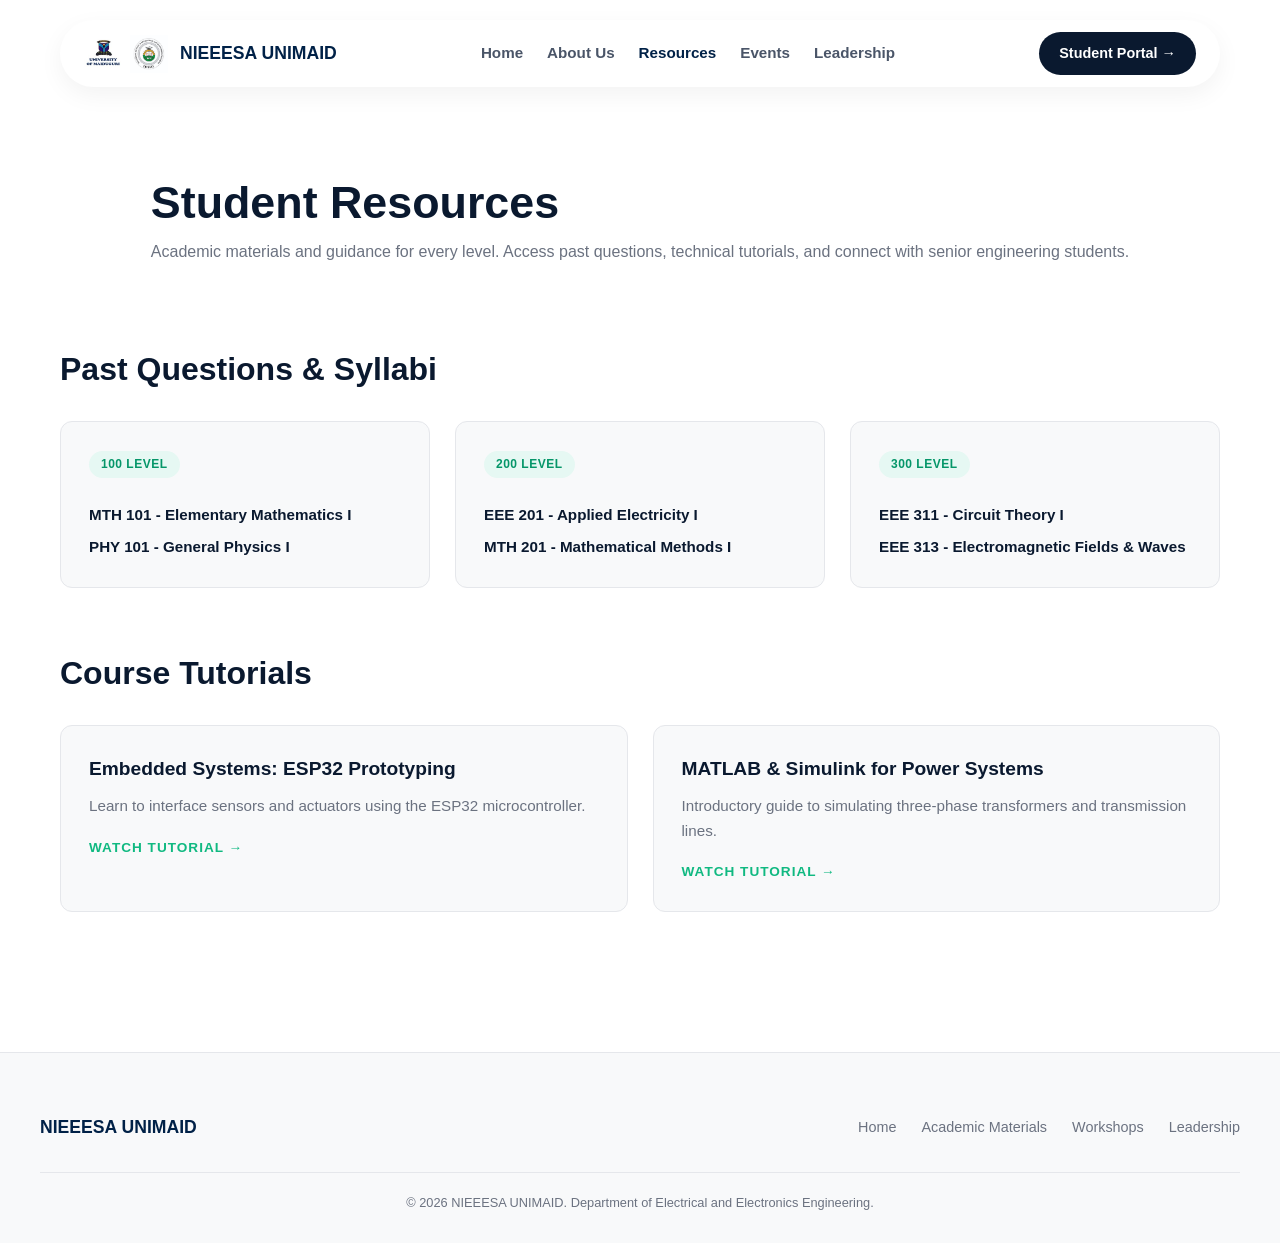
<file: resources.html>
<!DOCTYPE html>
<html lang="en">
<head>
    <meta charset="UTF-8">
    <meta name="viewport" content="width=device-width, initial-scale=1.0">
    <title>Student Resources | NIEEESA UNIMAID</title>
    <link rel="icon" type="image/jpeg" href="images/nieesa_logo.jpg">
    <link rel="stylesheet" href="style.css">
<body>

    <!-- Navigation Bar -->
    <div class="navbar-wrapper">
        <nav class="navbar">
            <a href="index.html" class="nav-brand">
                <div style="display: flex; align-items: center; gap: 8px;">
                    <img src="images/unimaid_logo.jpg" alt="UNIMAID Crest" style="height: 38px; width: 38px; object-fit: contain;">
                    <img src="images/nieesa_logo.jpg" alt="NIEEE Logo" style="height: 38px; width: 38px; object-fit: contain;">
                </div>
                <span>NIEEESA UNIMAID</span>
            </a>
            <div class="nav-links">
                <a href="index.html">Home</a>
                <a href="about.html" >About Us</a>
                <a href="resources.html" class="active">Resources</a>
                <a href="events.html">Events</a>
                <a href="leadership.html">Leadership</a>
                <a href="login.html" class="mobile-portal-link">Student Portal →</a>
            </div>
            <a href="login.html" class="btn-primary desktop-portal-btn">Student Portal →</a>
            <div class="hamburger">☰</div>
        </nav>
    </div>

    <!-- Page Header -->
    <section class="section" style="padding-bottom: 20px;">
        <h1 style="font-size: 2.8rem; color: var(--navy); font-weight: 800;">Student Resources</h1>
        <p class="section-subtitle">Academic materials and guidance for every level. Access past questions, technical tutorials, and connect with senior engineering students.</p>
    </section>

    <!-- Resources Grid Section -->
    <section class="section" style="padding-top: 20px;">
        <h2 class="section-title">Past Questions & Syllabi</h2>
        <div class="grid-3" style="margin-top: 25px; margin-bottom: 60px;">
            <div class="card" style="background: var(--bg-light);">
                <span class="badge-tag">100 LEVEL</span>
                <p style="font-weight: 700; color: var(--navy); margin-top: 10px;">MTH 101 - Elementary Mathematics I</p>
                <p style="font-weight: 700; color: var(--navy); margin-top: 8px;">PHY 101 - General Physics I</p>
            </div>
            <div class="card" style="background: var(--bg-light);">
                <span class="badge-tag">200 LEVEL</span>
                <p style="font-weight: 700; color: var(--navy); margin-top: 10px;">EEE 201 - Applied Electricity I</p>
                <p style="font-weight: 700; color: var(--navy); margin-top: 8px;">MTH 201 - Mathematical Methods I</p>
            </div>
            <div class="card" style="background: var(--bg-light);">
                <span class="badge-tag">300 LEVEL</span>
                <p style="font-weight: 700; color: var(--navy); margin-top: 10px;">EEE 311 - Circuit Theory I</p>
                <p style="font-weight: 700; color: var(--navy); margin-top: 8px;">EEE 313 - Electromagnetic Fields & Waves</p>
            </div>
        </div>

        <h2 class="section-title">Course Tutorials</h2>
        <div class="grid-2" style="margin-top: 25px;">
            <div class="card" style="background: var(--bg-light);">
                <h4>Embedded Systems: ESP32 Prototyping</h4>
                <p style="margin-bottom: 15px;">Learn to interface sensors and actuators using the ESP32 microcontroller.</p>
                <a href="#" style="color: var(--green-accent); font-weight: 700; font-size: 0.85rem; letter-spacing: 1px;">WATCH TUTORIAL →</a>
            </div>
            <div class="card" style="background: var(--bg-light);">
                <h4>MATLAB & Simulink for Power Systems</h4>
                <p style="margin-bottom: 15px;">Introductory guide to simulating three-phase transformers and transmission lines.</p>
                <a href="#" style="color: var(--green-accent); font-weight: 700; font-size: 0.85rem; letter-spacing: 1px;">WATCH TUTORIAL →</a>
            </div>
        </div>
    </section>

    <!-- Footer -->
    <footer class="footer">
        <div class="footer-content">
            <div class="nav-brand">NIEEESA UNIMAID</div>
            <div class="footer-links">
                <a href="index.html">Home</a>
                <a href="resources.html">Academic Materials</a>
                <a href="events.html">Workshops</a>
                <a href="leadership.html">Leadership</a>
            </div>
        </div>
        <div class="footer-bottom">&copy; 2026 NIEEESA UNIMAID. Department of Electrical and Electronics Engineering.</div>
    </footer>
<!-- Load JavaScript for Mobile Hamburger Menu -->
    <script src="script.js"></script>
</body>
</html>
</file>
<file: style.css>
/* 
====================================================================
  NIEEESA UNIMAID - OFFICIAL STUDENT PORTAL
  System Architecture & Frontend Development by Musa Gabriel Gadzama
  Built for the Department of Electrical and Electronics Engineering
  Session: 2025/2026
==================================================================== 
/*
/* ==========================================
   NIEEESA UNIMAID - MASTER STYLESHEET
   ========================================== */
/* =========================================
   GLOBAL VIEWPORT & OVERFLOW LOCK
   ========================================= */
html, body {
    margin: 0 !important;
    padding: 0 !important;
    width: 100% !important;
    max-width: 100% !important;
    overflow-x: hidden !important; /* Stops horizontal wobbling and side-scrolling */
    position: relative;
}

/* Ensure the page ends exactly where the footer ends */
body {
    min-height: 100vh;
    display: flex;
    flex-direction: column;
}

.footer,
footer {
    margin-top: auto; /* Automatically pushes footer to the bottom of short pages */
    margin-bottom: 0 !important; /* Prevents stray white space below copyright text */
}
* {
    margin: 0;
    padding: 0;
    box-sizing: border-box;
    font-family: 'Segoe UI', -apple-system, BlinkMacSystemFont, Roboto, sans-serif;
}

:root {
    --navy: #0A192F;
    --navy-light: #112A4F;
    --green-accent: #10B981;
    --green-bg: #E6F8F3;
    --bg-light: #F8F9FA;
    --bg-card: #FFFFFF;
    --text-main: #1F2937;
    --text-muted: #6B7280;
    --border-color: #E5E7EB;
}

body {
    background-color: #FFFFFF;
    color: var(--text-main);
    line-height: 1.6;
}

a {
    text-decoration: none;
    color: inherit;
}

/* =========================================
   2. LAPTOP / DESKTOP NAVIGATION BAR
   ========================================= */
.navbar-wrapper {
    width: 100%;
    max-width: 1200px;
    margin: 20px auto 0 auto;
    padding: 0 20px;
    box-sizing: border-box;
}

.navbar {
    display: flex;
    align-items: center;
    justify-content: space-between;
    gap: 20px; /* Forces breathing room between Logo, Links, and Button */
    background: #ffffff;
    padding: 12px 24px;
    border-radius: 50px;
    box-shadow: 0 8px 25px rgba(0, 0, 0, 0.05);
    width: 100%;
    box-sizing: border-box;
    position: relative;
}

.nav-brand {
    display: flex;
    align-items: center;
    gap: 12px;
    text-decoration: none;
    color: #002147;
    font-weight: 800;
    font-size: 1.1rem;
    white-space: nowrap; /* Prevents logo text from wrapping or squishing */
}

.nav-links {
    display: flex;
    align-items: center;
    gap: 24px;
    margin: 0 auto; /* Centers links neatly on laptop */
}

.nav-links a {
    text-decoration: none;
    color: #4a5568;
    font-weight: 600;
    font-size: 0.95rem;
    transition: color 0.2s ease;
    white-space: nowrap;
}

.nav-links a:hover,
.nav-links a.active {
    color: #002147;
    font-weight: 700;
}

/* Hide mobile-only portal link on laptop */
.mobile-portal-link {
    display: none !important;
}
/* Ensure the desktop button fits inside the pill container */
.desktop-portal-btn {
    white-space: nowrap;
    padding: 10px 20px !important;
    border-radius: 25px !important;
    flex-shrink: 0; /* Prevents button from getting crushed */
}
.btn-primary {
    background-color: var(--navy);
    color: #FFFFFF;
    padding: 10px 22px;
    border-radius: 25px;
    font-weight: 600;
    font-size: 0.9rem;
    transition: background 0.3s ease;
    display: inline-flex;
    align-items: center;
    gap: 8px;
}

.btn-primary:hover {
    background-color: var(--navy-light);
}

.btn-outline {
    background-color: transparent;
    color: var(--navy);
    border: 1.5px solid var(--navy);
    padding: 10px 22px;
    border-radius: 25px;
    font-weight: 600;
    font-size: 0.9rem;
    transition: all 0.3s ease;
}

.btn-outline:hover {
    background-color: var(--navy);
    color: #FFFFFF;
}

.hamburger {
    display: none;
    font-size: 1.6rem;
    cursor: pointer;
    color: var(--navy);
}

/* --- HERO SECTION --- */
.hero {
    max-width: 1200px;
    margin: 60px auto;
    padding: 0 20px;
    display: grid;
    grid-template-columns: 1.1fr 0.9fr;
    gap: 50px;
    align-items: center;
}

.badge-tag {
    display: inline-block;
    background-color: var(--green-bg);
    color: #059669;
    font-size: 0.75rem;
    font-weight: 700;
    padding: 4px 12px;
    border-radius: 20px;
    text-transform: uppercase;
    letter-spacing: 0.5px;
    margin-bottom: 15px;
}

.hero h1 {
    font-size: 3.2rem;
    color: var(--navy);
    line-height: 1.15;
    font-weight: 800;
    margin-bottom: 20px;
}

.hero p {
    color: var(--text-muted);
    font-size: 1.05rem;
    margin-bottom: 30px;
    max-width: 480px;
}

.member-count {
    border-left: 3px solid var(--green-accent);
    padding-left: 15px;
    margin-bottom: 30px;
}

.member-count h3 {
    font-size: 1.8rem;
    color: var(--navy);
    font-weight: 800;
}

.member-count span {
    font-size: 0.9rem;
    color: var(--text-muted);
}

.hero-buttons {
    display: flex;
    gap: 15px;
}

.hero-visual {
    position: relative;
    height: 440px;
}

.hero-img-main {
    width: 85%;
    height: 360px;
    background: #D1D5DB;
    border-radius: 16px;
    position: absolute;
    right: 0;
    top: 0;
    overflow: hidden;
}

.hero-img-sub {
    width: 60%;
    height: 200px;
    background: #9CA3AF;
    border-radius: 16px;
    position: absolute;
    left: 0;
    bottom: 0;
    border: 6px solid #FFFFFF;
    box-shadow: 0 10px 25px rgba(0,0,0,0.1);
    overflow: hidden;
}

.hero-visual img {
    width: 100%;
    height: 100%;
    object-fit: cover;
}

/* --- SECTION HEADERS & GRIDS --- */
.section {
    padding: 80px 20px;
    max-width: 1200px;
    margin: 0 auto;
}

.section-bg {
    background-color: var(--bg-light);
    width: 100%;
}

.section-title {
    font-size: 2rem;
    color: var(--navy);
    font-weight: 800;
    margin-bottom: 10px;
}

.section-subtitle {
    color: var(--text-muted);
    margin-bottom: 40px;
}

.grid-3 {
    display: grid;
    grid-template-columns: repeat(3, 1fr);
    gap: 25px;
}

.grid-2 {
    display: grid;
    grid-template-columns: repeat(2, 1fr);
    gap: 25px;
}

/* --- CARDS (INITIATIVES / EVENTS / NEWS) --- */
.card {
    background: var(--bg-card);
    border: 1px solid var(--border-color);
    border-radius: 12px;
    padding: 28px;
    transition: transform 0.2s ease, box-shadow 0.2s ease;
}

.card:hover {
    transform: translateY(-4px);
    box-shadow: 0 12px 24px rgba(0, 0, 0, 0.06);
}

.card-icon {
    width: 45px;
    height: 45px;
    background-color: var(--bg-light);
    border-radius: 10px;
    display: flex;
    align-items: center;
    justify-content: center;
    font-size: 1.3rem;
    margin-bottom: 18px;
    color: var(--navy);
}

.card h4 {
    font-size: 1.2rem;
    color: var(--navy);
    margin-bottom: 10px;
}

.card p {
    color: var(--text-muted);
    font-size: 0.95rem;
}

/* --- LEADERSHIP PROFILES --- */
.leadership-grid-top {
    display: flex;
    justify-content: center;
    gap: 40px;
    margin-bottom: 30px;
}

.leadership-grid-bottom {
    display: grid;
    grid-template-columns: repeat(3, 1fr);
    gap: 25px;
    max-width: 950px;
    margin: 0 auto;
}

.leader-card {
    background: #FFFFFF;
    border: 1px solid var(--border-color);
    border-radius: 12px;
    padding: 30px 20px;
    text-align: center;
}

.leader-avatar {
    width: 80px;
    height: 80px;
    background-color: #E5E7EB;
    border-radius: 50%;
    margin: 0 auto 15px auto;
    display: flex;
    align-items: center;
    justify-content: center;
    color: var(--navy);
    font-size: 1.5rem;
}

.leader-card h4 {
    color: var(--navy);
    font-size: 1.1rem;
    margin-bottom: 4px;
}

.leader-card span {
    font-size: 0.75rem;
    color: var(--text-muted);
    font-weight: 700;
    letter-spacing: 1px;
    text-transform: uppercase;
}

/* --- FAQ ACCORDION --- */
.faq-container {
    max-width: 800px;
    margin: 0 auto;
}

.faq-item {
    border-bottom: 1px solid var(--border-color);
    padding: 20px 0;
}

.faq-question {
    display: flex;
    justify-content: space-between;
    align-items: center;
    cursor: pointer;
    font-weight: 600;
    color: var(--navy);
}

.faq-answer {
    display: none;
    padding-top: 12px;
    color: var(--text-muted);
    font-size: 0.95rem;
}

/* --- FOOTER --- */
.footer {
    background-color: var(--bg-light);
    border-top: 1px solid var(--border-color);
    padding: 60px 20px 30px 20px;
    margin-top: 60px;
}

.footer-content {
    max-width: 1200px;
    margin: 0 auto;
    display: flex;
    justify-content: space-between;
    align-items: center;
    flex-wrap: wrap;
    gap: 20px;
}

.footer-links {
    display: flex;
    gap: 25px;
    font-size: 0.9rem;
    color: var(--text-muted);
}

.footer-bottom {
    max-width: 1200px;
    margin: 30px auto 0 auto;
    padding-top: 20px;
    border-top: 1px solid #E5E7EB;
    font-size: 0.8rem;
    color: var(--text-muted);
    text-align: center;
}
/* Hide the mobile-only portal link on desktop screens */
.mobile-portal-link {
    display: none;
}
/* ==========================================
   MOBILE RESPONSIVENESS (< 768px)
   ========================================== */
@media (max-width: 768px) {
    .navbar {
        border-radius: 12px;
        padding: 15px 20px;
    }
    
    .nav-links, .navbar .btn-primary {
        display: none;
    }
    
    .hamburger {
        display: block;
    }

    .hero {
        grid-template-columns: 1fr;
        margin: 30px auto;
        text-align: left;
    }

    .hero h1 {
        font-size: 2.3rem;
    }

    .hero-visual {
        height: 300px;
        margin-top: 20px;
    }

    .hero-img-main, .hero-img-sub {
        position: static;
        width: 100%;
        height: 220px;
        margin-bottom: 15px;
    }

    .hero-img-sub {
        display: none; /* Hide overlapping image on small screens for clean layout */
    }

    .grid-3, .grid-2, .leadership-grid-top, .leadership-grid-bottom {
        grid-template-columns: 1fr;
        flex-direction: column;
        gap: 15px;
    }

    .footer-content {
        flex-direction: column;
        text-align: center;
    }

    .footer-links {
        flex-wrap: wrap;
        justify-content: center;
    }
   
      /* =========================================
       FEATURED EVENT MOBILE STACKING
       ========================================= */
    .featured-event-card {
        grid-template-columns: 1fr !important; /* Forces 1 single column instead of 2 */
        gap: 25px !important;
        padding: 24px !important;
    }

    .featured-event-img {
        height: 240px !important;
        width: 100% !important;
    }
}

/* =========================================
   BULLETPROOF MOBILE HAMBURGER MENU
   ========================================= */
@media (max-width: 768px) {
    /* Ensure the navbar parent allows dropdowns */
    .navbar-wrapper,
    .navbar {
        position: relative !important;
        overflow: visible !important;
    }

    .hamburger {
        cursor: pointer;
        user-select: none;
        font-size: 1.8rem;
        z-index: 10001; /* Stays above the open menu */
    }

    /* Hide menu by default on mobile */
    .nav-links {
        display: none;
    }

    /* When active, show solid white dropdown menu */
    .nav-links.active {
        display: flex !important;
        flex-direction: column;
        position: absolute;
        top: 100%; /* Drops exactly below the bottom edge of the navbar */
        left: 0;
        width: 100%;
        background-color: #ffffff !important;
        box-shadow: 0 15px 30px rgba(0, 0, 0, 0.2) !important;
        padding: 10px 0;
        z-index: 10000 !important; /* Forces it above all hero banners and photos */
    }

    .nav-links.active a {
        display: block;
        padding: 14px 24px;
        width: 100%;
        text-align: center;
        color: #002147 !important; /* Forces dark navy text so it is always visible */
        font-weight: 600;
        text-decoration: none;
        border-bottom: 1px solid #f0f0f0;
        box-sizing: border-box;
    }

    .nav-links.active a:hover,
    .nav-links.active a.active {
        background-color: #f4f7f9;
        color: #0056b3 !important;
    }
    /* Hide the desktop top-right button on small phone screens */
    .desktop-portal-btn {
        display: none !important;
    }

    /* Show the Student Portal button neatly centered inside the dropdown */
    .nav-links.active .mobile-portal-link {
        display: block !important;
        width: calc(100% - 40px) !important; /* Subtracts 40px so it fits inside the box */
        margin: 15px auto 10px auto !important; /* Centers it with 20px breathing room on each side */
        background-color: #002147 !important;
        color: #ffffff !important;
        font-weight: 700;
        border-radius: 8px !important;
        padding: 12px 20px !important;
        text-align: center !important;
        border-bottom: none !important; /* Removes the underline separator */
    }
    /* =========================================
       MOBILE SCROLL & WHITE SPACE CLAMP
       ========================================= */
    html, body {
        height: auto !important; /* Prevents mobile address bar height bugs */
        min-height: 100% !important;
        overflow-x: hidden !important;
    }

    /* Prevent any section from stretching the page boundaries */
    .section,
    .section-bg,
    .navbar-wrapper,
    main,
    div {
        max-width: 100% !important;
        box-sizing: border-box !important;
    }

    /* Keep footer compact on mobile with zero bottom gap */
    .footer,
    footer {
        padding-bottom: 25px !important;
        margin-bottom: 0 !important;
    }
}
/* =========================================
   FEATURED EVENT CARD (DESKTOP & MOBILE)
   ========================================= */
/* Desktop Layout: 2 equal columns side-by-side */
.featured-event-card {
    display: grid;
    grid-template-columns: 1fr 1fr;
    gap: 40px;
    align-items: center;
    padding: 40px;
}

.featured-event-img {
    height: 300px;
    background: #D1D5DB;
    border-radius: 12px;
    overflow: hidden;
    width: 100%;
}

.featured-event-img img {
    width: 100%;
    height: 100%;
    object-fit: cover;
    display: block;
}

/* Mobile Layout: Stack vertically (Text on top, Image full-width below) */
@media (max-width: 768px) {
    .featured-event-card {
        grid-template-columns: 1fr !important;
        gap: 25px !important;
        padding: 24px !important;
    }

    .featured-event-img {
        height: 240px !important;
        width: 100% !important;
    }
}
</file>
